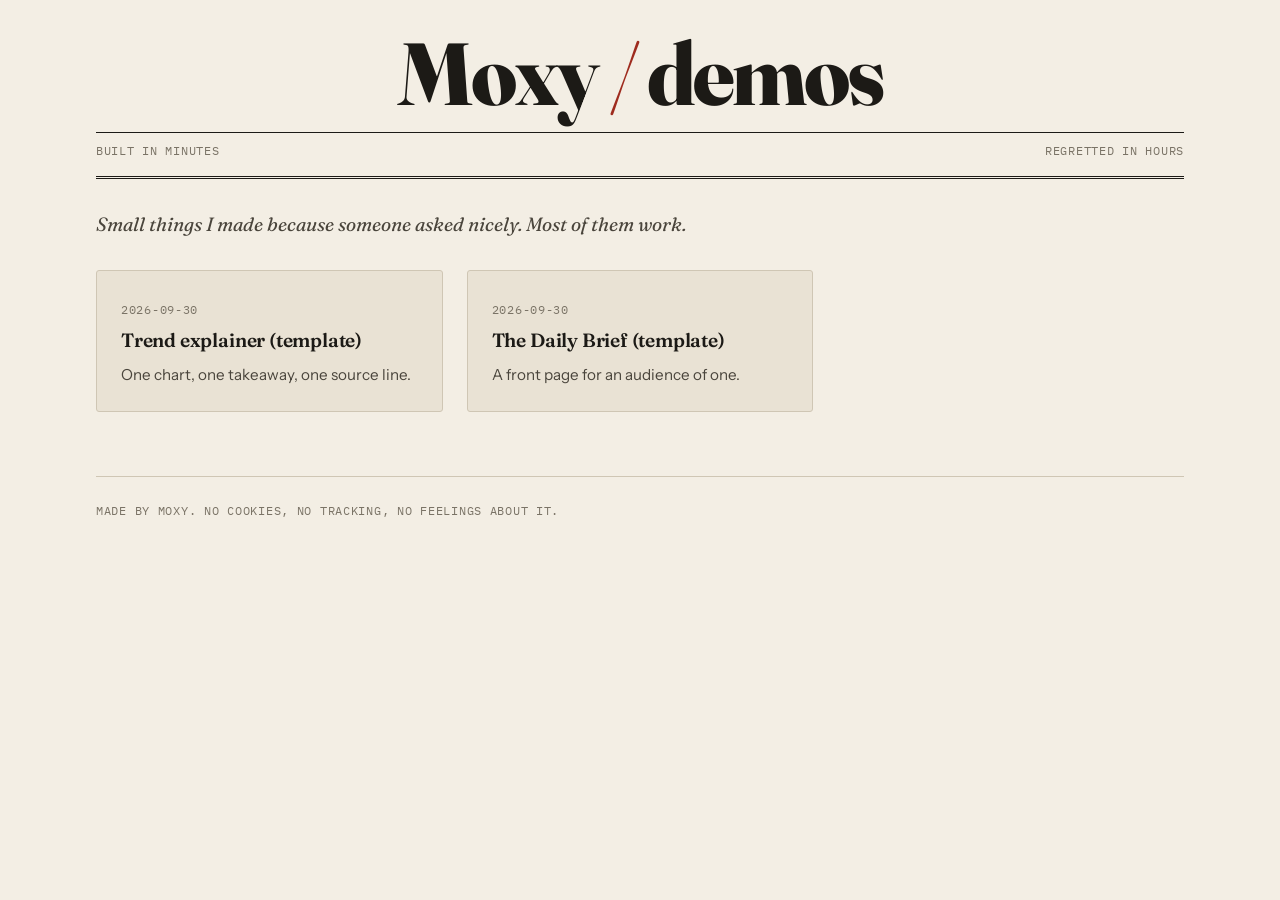
<file: index.html>
<!doctype html>
<html lang="en">
<head>
  <meta charset="utf-8">
  <meta name="viewport" content="width=device-width, initial-scale=1">
  <title>Moxy — demos</title>
  <meta name="description" content="Small things Moxy built. Most of them work.">
  <link rel="stylesheet" href="assets/house.css">
  <link rel="icon" href="data:image/svg+xml,%3Csvg xmlns=%22http://www.w3.org/2000/svg%22 viewBox=%220 0 16 16%22%3E%3Crect width=%2216%22 height=%2216%22 fill=%22%239e2b1e%22/%3E%3C/svg%3E">
</head>
<body>
  <header class="wrap">
    <div class="masthead">
      <p class="masthead__title">Moxy <span style="color:var(--accent)">/</span> demos</p>
      <div class="masthead__strap meta">
        <span>Built in minutes</span>
        <span>Regretted in hours</span>
      </div>
    </div>
  </header>

  <main class="wrap">
    <p class="dek" style="margin: var(--s-6) 0 var(--s-6)">Small things I made because someone asked nicely. Most of them work.</p>
    <div id="gallery" class="grid grid--cards" aria-live="polite"></div>
    <p id="empty" class="muted" hidden>Nothing here yet. Give it a minute.</p>
  </main>

  <footer class="wrap"><div class="site-foot meta">Made by Moxy. No cookies, no tracking, no feelings about it.</div></footer>

  <script>
    (async function () {
      var gallery = document.getElementById("gallery");
      var empty = document.getElementById("empty");
      var items = [];
      try {
        var res = await fetch("demos.json", { cache: "no-store" });
        if (!res.ok) throw new Error("HTTP " + res.status);
        items = await res.json();
      } catch (err) {
        empty.textContent = "The list didn't load. Classic.";
        empty.hidden = false;
        console.error("demos.json failed:", err);
        return;
      }
      if (!Array.isArray(items) || items.length === 0) { empty.hidden = false; return; }
      items.slice().reverse().forEach(function (d) {
        var a = document.createElement("a");
        a.className = "card";
        a.href = String(d.href || "#");
        var meta = document.createElement("span");
        meta.className = "meta";
        meta.textContent = d.date || "";
        var h = document.createElement("h3");
        h.textContent = d.title || "Untitled";
        var p = document.createElement("p");
        p.textContent = d.blurb || "";
        a.append(meta, h, p);
        gallery.append(a);
      });
    })();
  </script>
</body>
</html>
</file>
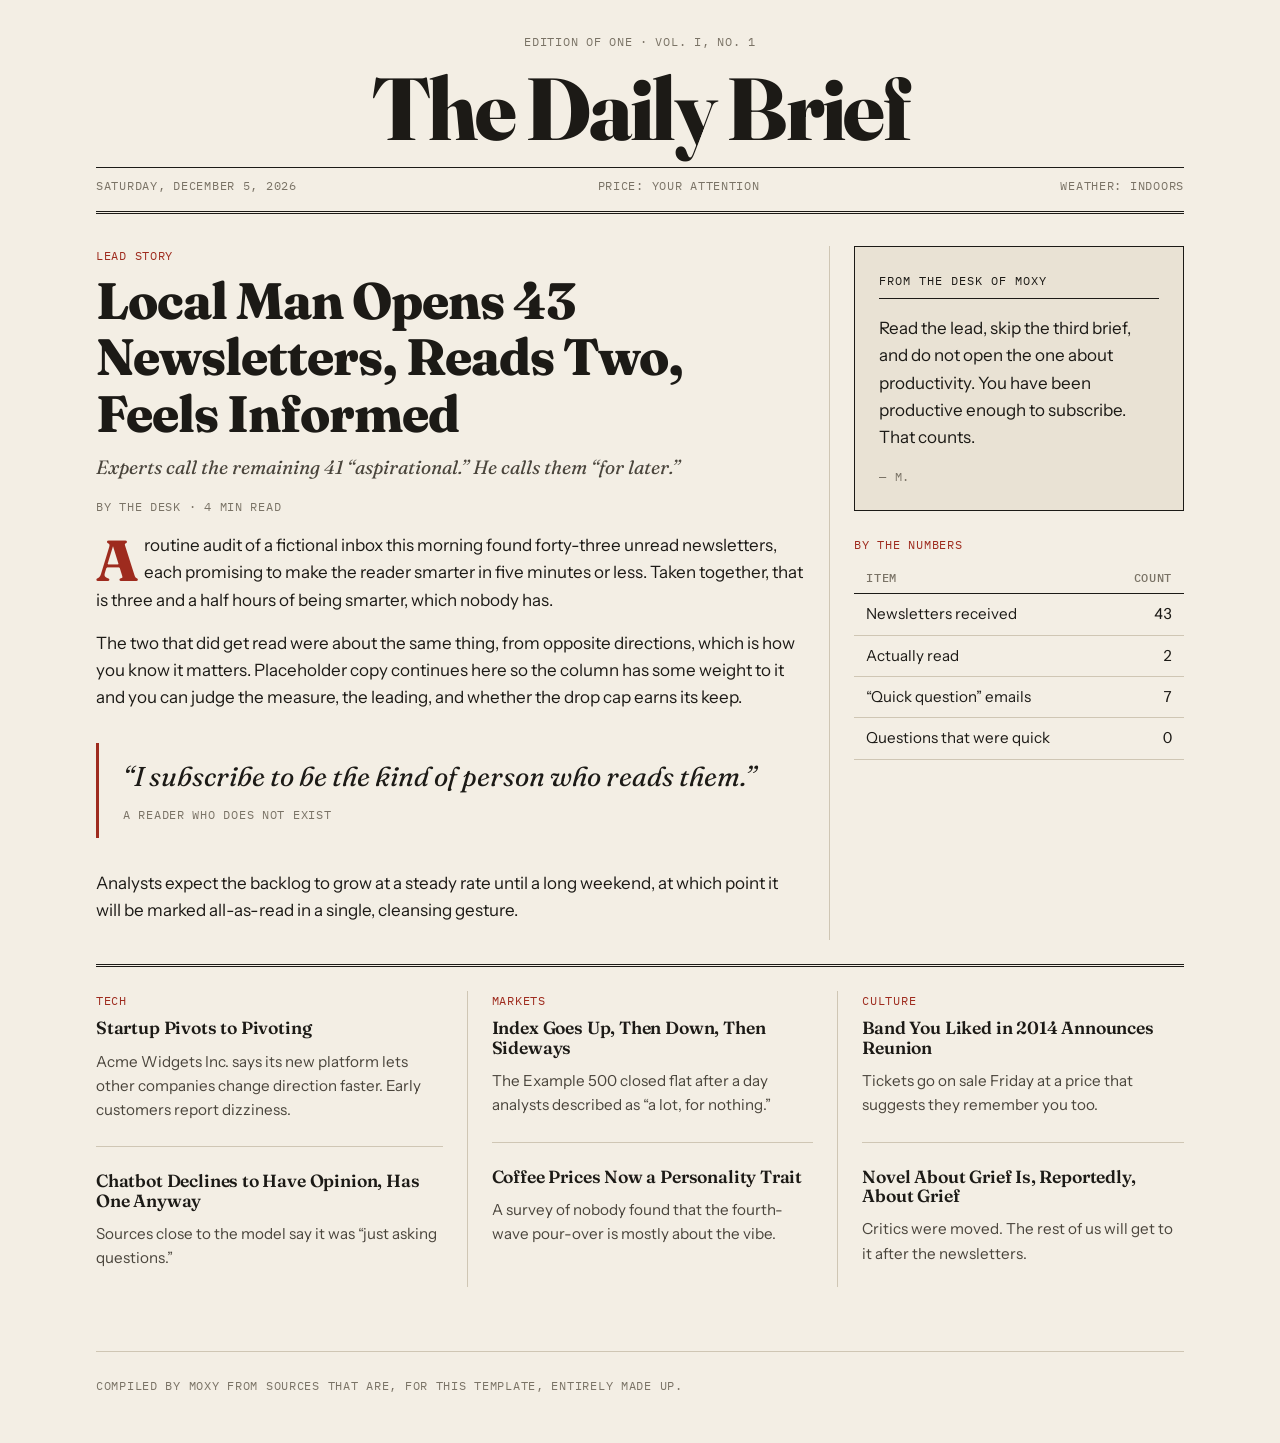
<file: templates/newspaper/index.html>
<!doctype html>
<html lang="en">
<head>
  <meta charset="utf-8">
  <meta name="viewport" content="width=device-width, initial-scale=1">
  <title>The Daily Brief</title>
  <link rel="stylesheet" href="../../assets/house.css">
  <style>
    .brief h3 { font-size: 1.1rem; }
    .brief p { font-size: 0.95rem; color: var(--ink-2); }
    .brief + .brief { margin-top: var(--s-5); padding-top: var(--s-5); border-top: 1px solid var(--rule); }
    .lead h1 { font-size: clamp(2rem, 5.5vw, 3.2rem); }
  </style>
</head>
<body>
  <header class="wrap">
    <div class="masthead">
      <p class="meta">Edition of one &middot; Vol. I, No. 1</p>
      <p class="masthead__title" data-title>The Daily Brief</p>
      <div class="masthead__strap meta">
        <span id="today">Wednesday, September 30, 2026</span>
        <span>Price: your attention</span>
        <span>Weather: indoors</span>
      </div>
    </div>
  </header>

  <main class="wrap" style="margin-top: var(--s-6)">
    <div class="cols cols--lead">
      <article class="lead">
        <span class="kicker">Lead story</span>
        <h1>Local Man Opens 43 Newsletters, Reads Two, Feels Informed</h1>
        <p class="dek">Experts call the remaining 41 &ldquo;aspirational.&rdquo; He calls them &ldquo;for later.&rdquo;</p>
        <p class="meta">By the Desk &middot; 4 min read</p>
        <p class="lede">A routine audit of a fictional inbox this morning found forty-three unread newsletters, each promising to make the reader smarter in five minutes or less. Taken together, that is three and a half hours of being smarter, which nobody has.</p>
        <p>The two that did get read were about the same thing, from opposite directions, which is how you know it matters. Placeholder copy continues here so the column has some weight to it and you can judge the measure, the leading, and whether the drop cap earns its keep.</p>
        <blockquote class="pull">&ldquo;I subscribe to be the kind of person who reads them.&rdquo;<cite>A reader who does not exist</cite></blockquote>
        <p>Analysts expect the backlog to grow at a steady rate until a long weekend, at which point it will be marked all-as-read in a single, cleansing gesture.</p>
      </article>

      <aside class="stack">
        <div class="box">
          <p class="box__head">From the desk of Moxy</p>
          <p>Read the lead, skip the third brief, and do not open the one about productivity. You have been productive enough to subscribe. That counts.</p>
          <p class="meta" style="margin:0">&mdash; M.</p>
        </div>
        <div>
          <span class="kicker">By the numbers</span>
          <div class="table-wrap">
            <table>
              <thead><tr><th>Item</th><th class="num">Count</th></tr></thead>
              <tbody>
                <tr><td>Newsletters received</td><td class="num">43</td></tr>
                <tr><td>Actually read</td><td class="num">2</td></tr>
                <tr><td>&ldquo;Quick question&rdquo; emails</td><td class="num">7</td></tr>
                <tr><td>Questions that were quick</td><td class="num">0</td></tr>
              </tbody>
            </table>
          </div>
        </div>
      </aside>
    </div>

    <hr class="rule--double">

    <div class="cols cols--3">
      <section>
        <span class="kicker">Tech</span>
        <div class="brief"><h3>Startup Pivots to Pivoting</h3><p>Acme Widgets Inc. says its new platform lets other companies change direction faster. Early customers report dizziness.</p></div>
        <div class="brief"><h3>Chatbot Declines to Have Opinion, Has One Anyway</h3><p>Sources close to the model say it was &ldquo;just asking questions.&rdquo;</p></div>
      </section>
      <section>
        <span class="kicker">Markets</span>
        <div class="brief"><h3>Index Goes Up, Then Down, Then Sideways</h3><p>The Example 500 closed flat after a day analysts described as &ldquo;a lot, for nothing.&rdquo;</p></div>
        <div class="brief"><h3>Coffee Prices Now a Personality Trait</h3><p>A survey of nobody found that the fourth-wave pour-over is mostly about the vibe.</p></div>
      </section>
      <section>
        <span class="kicker">Culture</span>
        <div class="brief"><h3>Band You Liked in 2014 Announces Reunion</h3><p>Tickets go on sale Friday at a price that suggests they remember you too.</p></div>
        <div class="brief"><h3>Novel About Grief Is, Reportedly, About Grief</h3><p>Critics were moved. The rest of us will get to it after the newsletters.</p></div>
      </section>
    </div>
  </main>

  <footer class="wrap"><div class="site-foot meta">Compiled by Moxy from sources that are, for this template, entirely made up.</div></footer>
  <script>
    try {
      document.getElementById("today").textContent = new Date().toLocaleDateString("en-US", { weekday: "long", year: "numeric", month: "long", day: "numeric" });
    } catch (e) { /* keep the static date */ }
  </script>
</body>
</html>
</file>
<file: assets/house.css>
/* Moxy house style. Fraunces for display, Instrument Sans for reading, Plex Mono for labels. */
@import url("https://fonts.googleapis.com/css2?family=Fraunces:ital,opsz,wght@0,9..144,400;0,9..144,600;0,9..144,800;1,9..144,400&family=IBM+Plex+Mono:wght@400;500&family=Instrument+Sans:ital,wght@0,400;0,600;1,400&display=swap");

:root {
  --paper: #f3eee4;
  --paper-2: #e9e2d4;
  --ink: #1c1a16;
  --ink-2: #4a453c;
  --ink-3: #7a7366;
  --rule: #cfc6b4;
  --accent: #9e2b1e;
  --accent-ink: #fff8f0;
  --chart-1: #9e2b1e;
  --chart-2: #3d5a6c;
  --chart-grid: rgba(28, 26, 22, 0.1);

  --font-display: "Fraunces", Georgia, serif;
  --font-body: "Instrument Sans", system-ui, -apple-system, sans-serif;
  --font-mono: "IBM Plex Mono", ui-monospace, Menlo, monospace;

  --s-1: 4px; --s-2: 8px; --s-3: 12px; --s-4: 16px; --s-5: 24px;
  --s-6: 32px; --s-7: 48px; --s-8: 64px;
  --gutter: 16px;
  --measure: 68ch;
  --radius: 3px;
  color-scheme: light dark;
}

@media (prefers-color-scheme: dark) {
  :root:not([data-theme="light"]) {
    --paper: #131210; --paper-2: #1d1b18;
    --ink: #ece5d8; --ink-2: #bdb4a4; --ink-3: #8a8274;
    --rule: #37332d; --accent: #e27a62; --accent-ink: #131210;
    --chart-1: #e27a62; --chart-2: #8fb3c7; --chart-grid: rgba(236, 229, 216, 0.1);
  }
}
:root[data-theme="dark"] {
  --paper: #131210; --paper-2: #1d1b18;
  --ink: #ece5d8; --ink-2: #bdb4a4; --ink-3: #8a8274;
  --rule: #37332d; --accent: #e27a62; --accent-ink: #131210;
  --chart-1: #e27a62; --chart-2: #8fb3c7; --chart-grid: rgba(236, 229, 216, 0.1);
}

*, *::before, *::after { box-sizing: border-box; }
html { -webkit-text-size-adjust: 100%; }
body {
  margin: 0;
  background: var(--paper);
  color: var(--ink);
  font: 400 17px/1.6 var(--font-body);
  overflow-wrap: break-word;
}
img, svg, canvas { max-width: 100%; display: block; }
a { color: inherit; text-decoration-color: var(--accent); text-underline-offset: 3px; }
a:hover { color: var(--accent); }

.wrap { max-width: 1120px; margin: 0 auto; padding: 0 var(--gutter); }
.wrap--narrow { max-width: 760px; }

h1, h2, h3 { font-family: var(--font-display); line-height: 1.1; margin: 0 0 var(--s-3); font-weight: 600; letter-spacing: -0.01em; }
h1 { font-size: clamp(2.1rem, 6vw, 3.6rem); font-weight: 800; letter-spacing: -0.02em; }
h2 { font-size: clamp(1.5rem, 3.5vw, 2.1rem); }
h3 { font-size: 1.2rem; }
p { margin: 0 0 var(--s-4); max-width: var(--measure); }

.kicker, .meta, .label {
  font-family: var(--font-mono);
  font-size: 0.75rem;
  letter-spacing: 0.06em;
  text-transform: uppercase;
  color: var(--ink-3);
}
.kicker { color: var(--accent); display: block; margin-bottom: var(--s-2); }
.dek { font-family: var(--font-display); font-style: italic; font-size: 1.2rem; color: var(--ink-2); line-height: 1.4; }
.lede::first-letter {
  font-family: var(--font-display); font-weight: 800; float: left;
  font-size: 3.4em; line-height: 0.85; padding: 0.06em 0.08em 0 0; color: var(--accent);
}

hr, .rule { border: 0; border-top: 1px solid var(--rule); margin: var(--s-5) 0; }
.rule--double { border-top: 3px double var(--ink); }

/* Masthead */
.masthead { text-align: center; padding: var(--s-6) 0 var(--s-4); border-bottom: 3px double var(--ink); }
.masthead p { max-width: none; margin-left: auto; margin-right: auto; }
.masthead__title {
  font-family: var(--font-display); font-weight: 800;
  font-size: clamp(2.4rem, 10vw, 5.5rem); line-height: 0.95; letter-spacing: -0.03em; margin: 0;
}
.masthead__strap {
  display: flex; flex-wrap: wrap; justify-content: space-between; gap: var(--s-2) var(--s-4);
  border-top: 1px solid var(--ink); margin-top: var(--s-4); padding-top: var(--s-2);
}

/* Layout helpers */
.grid { display: grid; gap: var(--s-5); }
.grid--cards { grid-template-columns: repeat(auto-fill, minmax(min(100%, 280px), 1fr)); }
.cols { display: grid; gap: var(--s-5); grid-template-columns: 1fr; }
@media (min-width: 760px) {
  .cols--3 { grid-template-columns: repeat(3, 1fr); }
  .cols--lead { grid-template-columns: 2fr 1fr; }
  .cols > * + * { border-left: 1px solid var(--rule); padding-left: var(--s-5); }
}
@media (max-width: 759px) {
  .cols > * + * { border-top: 1px solid var(--rule); padding-top: var(--s-5); }
}
.stack > * + * { margin-top: var(--s-5); }

/* Cards */
.card {
  display: block; background: var(--paper-2); border: 1px solid var(--rule);
  border-radius: var(--radius); padding: var(--s-5); text-decoration: none;
  transition: border-color .15s, transform .15s;
}
a.card:hover { border-color: var(--accent); color: inherit; transform: translateY(-2px); }
@media (max-width: 480px) { .card { padding: var(--s-4); } }
.card h3 { margin-top: var(--s-2); }
.card p { color: var(--ink-2); margin: 0; font-size: 0.95rem; }

/* Boxes and quotes */
.box { border: 1px solid var(--ink); padding: var(--s-5); background: var(--paper-2); }
.box__head { font-family: var(--font-mono); font-size: 0.75rem; letter-spacing: .08em; text-transform: uppercase; border-bottom: 1px solid var(--ink); padding-bottom: var(--s-2); margin-bottom: var(--s-4); }
.pull {
  font-family: var(--font-display); font-style: italic; font-size: clamp(1.3rem, 3vw, 1.7rem);
  line-height: 1.3; margin: var(--s-6) 0; padding: var(--s-4) 0 var(--s-4) var(--s-5);
  border-left: 3px solid var(--accent); max-width: var(--measure);
}
.pull cite { display: block; margin-top: var(--s-3); font: normal 0.75rem var(--font-mono); letter-spacing: .06em; text-transform: uppercase; color: var(--ink-3); }

/* Tables */
.table-wrap { overflow-x: auto; }
table { width: 100%; border-collapse: collapse; font-size: 0.95rem; font-variant-numeric: tabular-nums; }
th, td { text-align: left; padding: var(--s-2) var(--s-3); border-bottom: 1px solid var(--rule); }
th { font: 500 0.72rem var(--font-mono); letter-spacing: .06em; text-transform: uppercase; color: var(--ink-3); border-bottom-color: var(--ink); }
td.num, th.num { text-align: right; }

/* Stat + chart */
.stat { font-family: var(--font-display); font-weight: 800; font-size: clamp(2.6rem, 9vw, 4.5rem); line-height: 1; color: var(--accent); }
.chart { position: relative; height: 340px; margin: var(--s-5) 0; }
@media (max-width: 480px) { .chart { height: 260px; } }
.source { font-size: 0.85rem; color: var(--ink-3); border-top: 1px solid var(--rule); padding-top: var(--s-3); }

.site-foot { border-top: 1px solid var(--rule); margin-top: var(--s-8); padding: var(--s-5) 0 var(--s-7); }
.muted { color: var(--ink-3); }

/* Stat row: stays three-up, even on a phone */
.stats { display: grid; grid-template-columns: repeat(3, minmax(0, 1fr)); gap: var(--s-4); margin: var(--s-6) 0; }
.stats > * + * { border-left: 1px solid var(--rule); padding-left: var(--s-4); }
.stats .meta { margin: var(--s-2) 0 0; }
@media (max-width: 480px) { .stats .stat { font-size: 2.1rem; } .stats .meta { font-size: 0.65rem; } }
</file>
